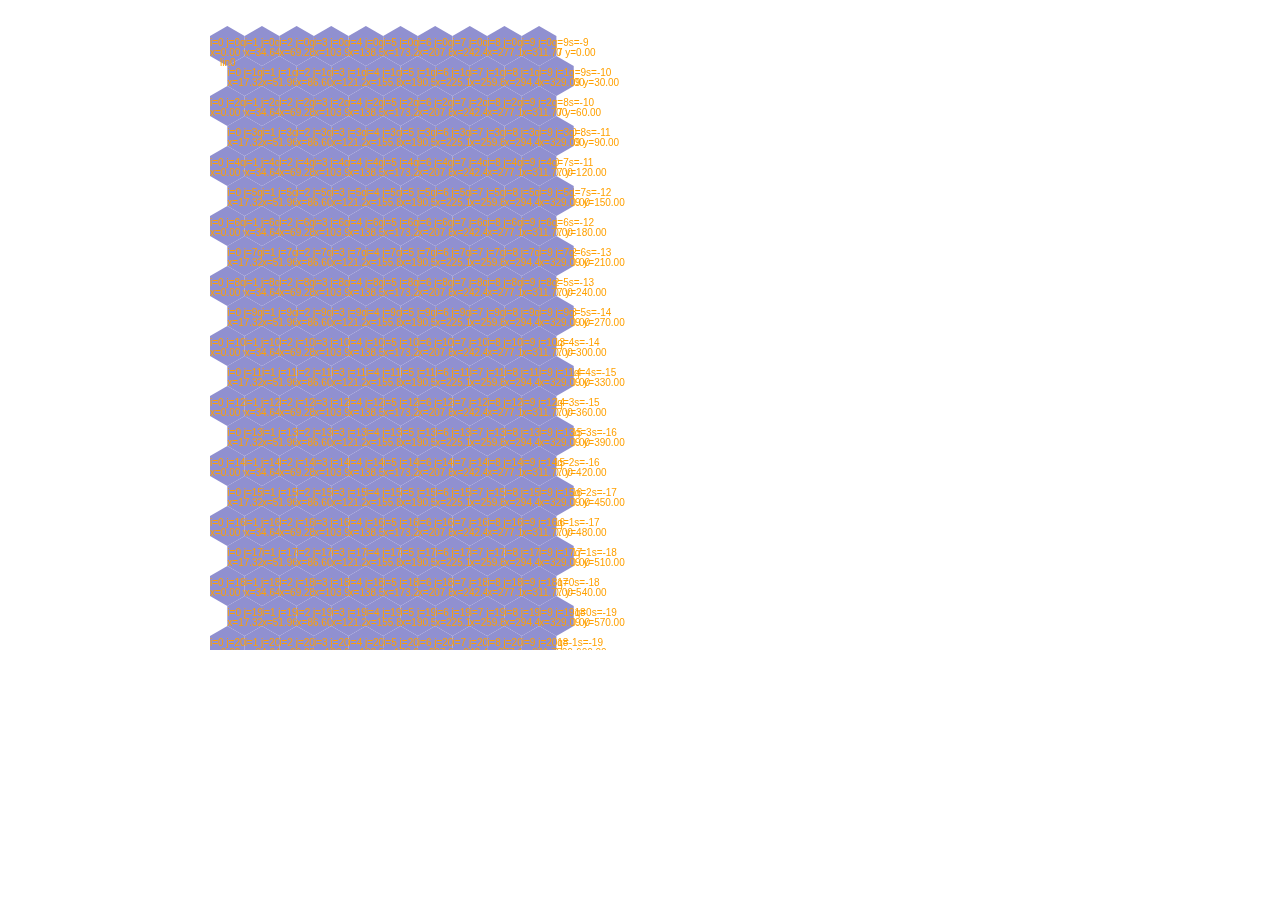
<file: anim.html>
<!DOCTYPE html>
<html>
    <head>
        <meta charset="utf-8" />
        <title>Canvas Hexagonal Map</title>
        <style type="text/css">
canvas { 
border:0;
display:block;
margin:0 auto;
}
</style>
    </head>
    <body>
        <canvas id="hexmap" width="860" height="624"></canvas>
        <script src="hexagons.js"></script>
    </body>
</html>
</file>
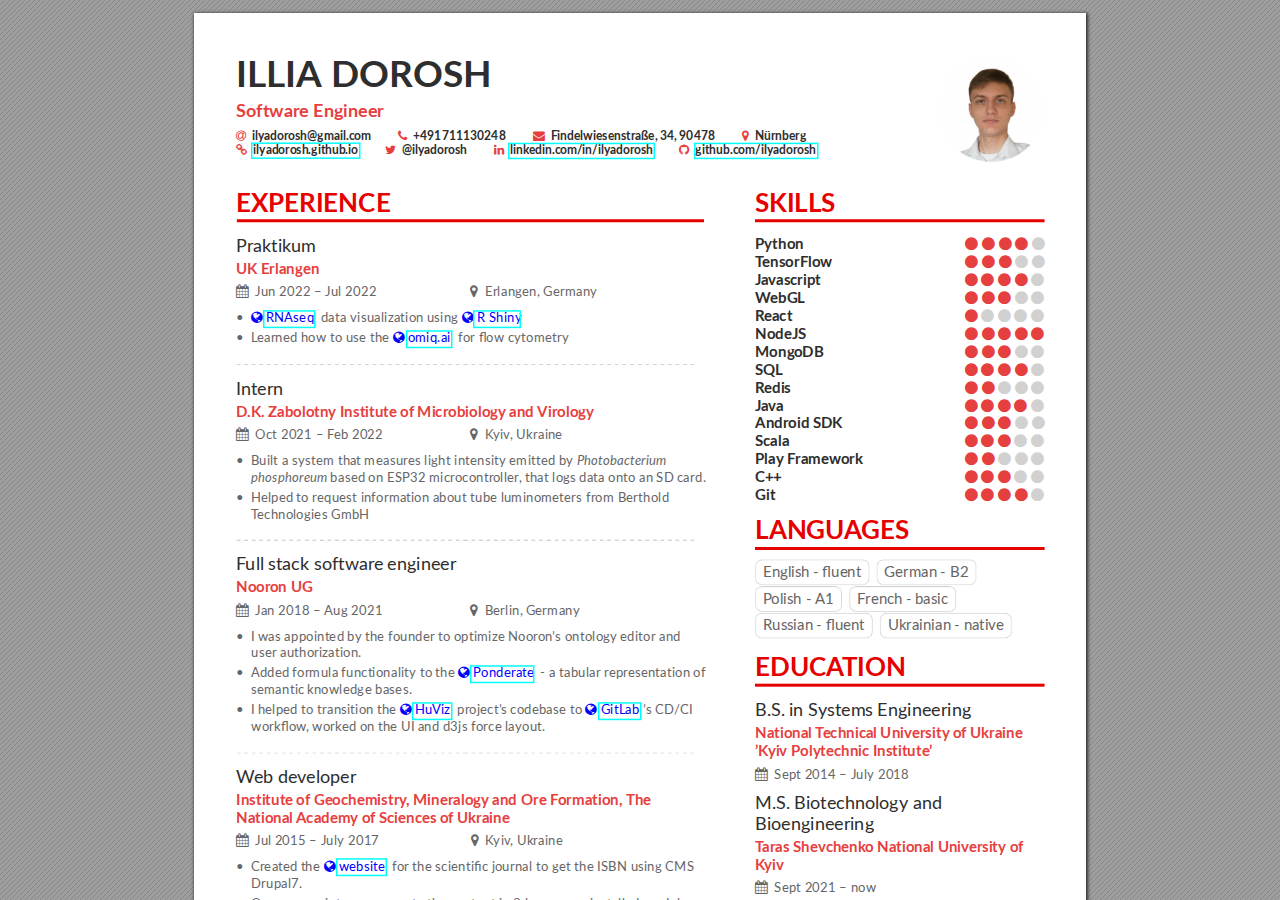
<file: CV_of_Illia_Dorosh__bio_cloudconvert_.html>
<!DOCTYPE html>
<!-- Created by pdf2htmlEX (https://github.com/pdf2htmlEX/pdf2htmlEX) -->
<html xmlns="http://www.w3.org/1999/xhtml">
<head>
<meta charset="utf-8"/>
<meta name="generator" content="pdf2htmlEX"/>
<meta http-equiv="X-UA-Compatible" content="IE=edge,chrome=1"/>
<style type="text/css">
/*! 
 * Base CSS for pdf2htmlEX
 * Copyright 2012,2013 Lu Wang <coolwanglu@gmail.com> 
 * https://github.com/pdf2htmlEX/pdf2htmlEX/blob/master/share/LICENSE
 */#sidebar{position:absolute;top:0;left:0;bottom:0;width:250px;padding:0;margin:0;overflow:auto}#page-container{position:absolute;top:0;left:0;margin:0;padding:0;border:0}@media screen{#sidebar.opened+#page-container{left:250px}#page-container{bottom:0;right:0;overflow:auto}.loading-indicator{display:none}.loading-indicator.active{display:block;position:absolute;width:64px;height:64px;top:50%;left:50%;margin-top:-32px;margin-left:-32px}.loading-indicator img{position:absolute;top:0;left:0;bottom:0;right:0}}@media print{@page{margin:0}html{margin:0}body{margin:0;-webkit-print-color-adjust:exact}#sidebar{display:none}#page-container{width:auto;height:auto;overflow:visible;background-color:transparent}.d{display:none}}.pf{position:relative;background-color:white;overflow:hidden;margin:0;border:0}.pc{position:absolute;border:0;padding:0;margin:0;top:0;left:0;width:100%;height:100%;overflow:hidden;display:block;transform-origin:0 0;-ms-transform-origin:0 0;-webkit-transform-origin:0 0}.pc.opened{display:block}.bf{position:absolute;border:0;margin:0;top:0;bottom:0;width:100%;height:100%;-ms-user-select:none;-moz-user-select:none;-webkit-user-select:none;user-select:none}.bi{position:absolute;border:0;margin:0;-ms-user-select:none;-moz-user-select:none;-webkit-user-select:none;user-select:none}@media print{.pf{margin:0;box-shadow:none;page-break-after:always;page-break-inside:avoid}@-moz-document url-prefix(){.pf{overflow:visible;border:1px solid #fff}.pc{overflow:visible}}}.c{position:absolute;border:0;padding:0;margin:0;overflow:hidden;display:block}.t{position:absolute;white-space:pre;font-size:1px;transform-origin:0 100%;-ms-transform-origin:0 100%;-webkit-transform-origin:0 100%;unicode-bidi:bidi-override;-moz-font-feature-settings:"liga" 0}.t:after{content:''}.t:before{content:'';display:inline-block}.t span{position:relative;unicode-bidi:bidi-override}._{display:inline-block;color:transparent;z-index:-1}::selection{background:rgba(127,255,255,0.4)}::-moz-selection{background:rgba(127,255,255,0.4)}.pi{display:none}.d{position:absolute;transform-origin:0 100%;-ms-transform-origin:0 100%;-webkit-transform-origin:0 100%}.it{border:0;background-color:rgba(255,255,255,0.0)}.ir:hover{cursor:pointer}</style>
<style type="text/css">
/*! 
 * Fancy styles for pdf2htmlEX
 * Copyright 2012,2013 Lu Wang <coolwanglu@gmail.com> 
 * https://github.com/pdf2htmlEX/pdf2htmlEX/blob/master/share/LICENSE
 */@keyframes fadein{from{opacity:0}to{opacity:1}}@-webkit-keyframes fadein{from{opacity:0}to{opacity:1}}@keyframes swing{0{transform:rotate(0)}10%{transform:rotate(0)}90%{transform:rotate(720deg)}100%{transform:rotate(720deg)}}@-webkit-keyframes swing{0{-webkit-transform:rotate(0)}10%{-webkit-transform:rotate(0)}90%{-webkit-transform:rotate(720deg)}100%{-webkit-transform:rotate(720deg)}}@media screen{#sidebar{background-color:#2f3236;background-image:url("[data-uri]")}#outline{font-family:Georgia,Times,"Times New Roman",serif;font-size:13px;margin:2em 1em}#outline ul{padding:0}#outline li{list-style-type:none;margin:1em 0}#outline li>ul{margin-left:1em}#outline a,#outline a:visited,#outline a:hover,#outline a:active{line-height:1.2;color:#e8e8e8;text-overflow:ellipsis;white-space:nowrap;text-decoration:none;display:block;overflow:hidden;outline:0}#outline a:hover{color:#0cf}#page-container{background-color:#9e9e9e;background-image:url("[data-uri]");-webkit-transition:left 500ms;transition:left 500ms}.pf{margin:13px auto;box-shadow:1px 1px 3px 1px #333;border-collapse:separate}.pc.opened{-webkit-animation:fadein 100ms;animation:fadein 100ms}.loading-indicator.active{-webkit-animation:swing 1.5s ease-in-out .01s infinite alternate none;animation:swing 1.5s ease-in-out .01s infinite alternate none}.checked{background:no-repeat url([data-uri])}}</style>
<style type="text/css">
.ff0{font-family:sans-serif;visibility:hidden;}
@font-face{font-family:ff1;src:url('[data-uri]')format("woff");}.ff1{font-family:ff1;line-height:0.952000;font-style:normal;font-weight:normal;visibility:visible;}
@font-face{font-family:ff2;src:url('[data-uri]')format("woff");}.ff2{font-family:ff2;line-height:1.000000;font-style:normal;font-weight:normal;visibility:visible;}
@font-face{font-family:ff3;src:url('[data-uri]')format("woff");}.ff3{font-family:ff3;line-height:1.000000;font-style:normal;font-weight:normal;visibility:visible;}
@font-face{font-family:ff4;src:url('[data-uri]')format("woff");}.ff4{font-family:ff4;line-height:1.000000;font-style:normal;font-weight:normal;visibility:visible;}
@font-face{font-family:ff5;src:url('[data-uri]')format("woff");}.ff5{font-family:ff5;line-height:0.958000;font-style:normal;font-weight:normal;visibility:visible;}
@font-face{font-family:ff6;src:url('[data-uri]')format("woff");}.ff6{font-family:ff6;line-height:0.958000;font-style:normal;font-weight:normal;visibility:visible;}
@font-face{font-family:ff7;src:url('[data-uri]')format("woff");}.ff7{font-family:ff7;line-height:0.908000;font-style:normal;font-weight:normal;visibility:visible;}
.m0{transform:matrix(0.375000,0.000000,0.000000,0.375000,0,0);-ms-transform:matrix(0.375000,0.000000,0.000000,0.375000,0,0);-webkit-transform:matrix(0.375000,0.000000,0.000000,0.375000,0,0);}
.m1{transform:matrix(1.500000,0.000000,0.000000,1.500000,0,0);-ms-transform:matrix(1.500000,0.000000,0.000000,1.500000,0,0);-webkit-transform:matrix(1.500000,0.000000,0.000000,1.500000,0,0);}
.v0{vertical-align:0.000000px;}
.ls0{letter-spacing:0.000000px;}
.sc_{text-shadow:none;}
.sc0{text-shadow:-0.015em 0 transparent,0 0.015em transparent,0.015em 0 transparent,0 -0.015em  transparent;}
@media screen and (-webkit-min-device-pixel-ratio:0){
.sc_{-webkit-text-stroke:0px transparent;}
.sc0{-webkit-text-stroke:0.015em transparent;text-shadow:none;}
}
.ws0{word-spacing:0.000000px;}
._9{margin-left:-4.782048px;}
._1c{margin-left:-2.948918px;}
._1{margin-left:-1.673728px;}
._5{width:6.934714px;}
._20{width:7.944870px;}
._13{width:9.085891px;}
._8{width:10.201702px;}
._2{width:11.620454px;}
._1a{width:12.863795px;}
._3{width:15.942497px;}
._1b{width:17.932723px;}
._1e{width:18.944282px;}
._0{width:24.093061px;}
._19{width:62.646797px;}
._6{width:70.678998px;}
._4{width:72.063456px;}
._1f{width:232.521907px;}
._21{width:234.069405px;}
._22{width:244.273168px;}
._1d{width:250.072141px;}
._16{width:272.895785px;}
._14{width:327.630298px;}
._a{width:355.645140px;}
._f{width:377.622636px;}
._b{width:383.361094px;}
._e{width:422.992305px;}
._c{width:425.722069px;}
._7{width:431.101862px;}
._d{width:459.973488px;}
._11{width:463.978453px;}
._15{width:468.043182px;}
._12{width:482.528814px;}
._10{width:484.700650px;}
._17{width:486.872496px;}
._18{width:505.582259px;}
.fc5{color:rgb(0,0,255);}
.fc4{color:rgb(102,102,102);}
.fc3{color:rgb(209,209,209);}
.fc0{color:rgb(46,46,46);}
.fc2{color:rgb(230,0,0);}
.fc1{color:rgb(230,63,63);}
.fs2{font-size:31.880400px;}
.fs5{font-size:35.865600px;}
.fs4{font-size:39.850400px;}
.fs1{font-size:47.820800px;}
.fs3{font-size:68.861600px;}
.fs0{font-size:99.148400px;}
.y0{bottom:-0.750000px;}
.y50{bottom:118.005000px;}
.y4f{bottom:134.443500px;}
.y4e{bottom:154.990500px;}
.y29{bottom:157.267500px;}
.y4d{bottom:175.539000px;}
.y28{bottom:179.683500px;}
.y4c{bottom:191.977500px;}
.y27{bottom:214.054500px;}
.y4b{bottom:217.381500px;}
.y26{bottom:236.470500px;}
.y4a{bottom:239.797500px;}
.y49{bottom:262.213500px;}
.y25{bottom:270.841500px;}
.y24{bottom:293.257500px;}
.y48{bottom:314.143500px;}
.y47{bottom:330.582000px;}
.y23{bottom:333.510000px;}
.y46{bottom:351.130500px;}
.y45{bottom:367.569000px;}
.y22{bottom:382.980000px;}
.y44{bottom:388.116000px;}
.y43{bottom:404.554500px;}
.y21{bottom:405.396000px;}
.y20{bottom:423.328500px;}
.y42{bottom:429.960000px;}
.y1f{bottom:445.744500px;}
.y41{bottom:452.376000px;}
.y1e{bottom:466.666500px;}
.y40{bottom:470.308500px;}
.y3f{bottom:492.724500px;}
.y1d{bottom:496.554000px;}
.y1c{bottom:518.970000px;}
.y1b{bottom:536.902500px;}
.y3e{bottom:544.654500px;}
.y1a{bottom:559.318500px;}
.y3d{bottom:561.093000px;}
.y3c{bottom:581.641500px;}
.y3b{bottom:598.078500px;}
.y19{bottom:599.569500px;}
.y3a{bottom:618.627000px;}
.y39{bottom:635.065500px;}
.y18{bottom:645.639000px;}
.y38{bottom:660.469500px;}
.y17{bottom:672.330000px;}
.y37{bottom:682.885500px;}
.y16{bottom:699.022500px;}
.y36{bottom:705.301500px;}
.y15{bottom:736.284000px;}
.y35{bottom:757.233000px;}
.y34{bottom:773.670000px;}
.y14{bottom:775.539000px;}
.y13{bottom:793.471500px;}
.y33{bottom:794.218500px;}
.y32{bottom:810.657000px;}
.y12{bottom:811.404000px;}
.y11{bottom:829.336500px;}
.y31{bottom:836.062500px;}
.y10{bottom:847.269000px;}
.y30{bottom:858.477000px;}
.yf{bottom:865.203000px;}
.y2f{bottom:880.893000px;}
.ye{bottom:883.135500px;}
.yd{bottom:901.068000px;}
.yc{bottom:919.000500px;}
.y2e{bottom:932.824500px;}
.yb{bottom:936.933000px;}
.y2d{bottom:953.371500px;}
.ya{bottom:954.865500px;}
.y9{bottom:972.799500px;}
.y2c{bottom:978.777000px;}
.y8{bottom:990.732000px;}
.y2b{bottom:1001.193000px;}
.y7{bottom:1008.664500px;}
.y2a{bottom:1023.609000px;}
.y6{bottom:1026.597000px;}
.y5{bottom:1063.860000px;}
.y4{bottom:1121.098500px;}
.y3{bottom:1135.294500px;}
.y2{bottom:1158.457500px;}
.y1{bottom:1188.345000px;}
.h4{height:27.321503px;}
.hb{height:27.813773px;}
.ha{height:30.736819px;}
.h9{height:30.744584px;}
.h7{height:30.903985px;}
.h6{height:34.151793px;}
.h3{height:36.893747px;}
.h8{height:37.085030px;}
.h5{height:53.126724px;}
.h2{height:76.492991px;}
.h0{height:1262.835000px;}
.h1{height:1263.750000px;}
.w0{width:892.914000px;}
.w1{width:894.000000px;}
.x0{left:0.000000px;}
.x1{left:42.519000px;}
.x4{left:57.045000px;}
.x2{left:561.259500px;}
.x3{left:569.127000px;}
@media print{
.v0{vertical-align:0.000000pt;}
.ls0{letter-spacing:0.000000pt;}
.ws0{word-spacing:0.000000pt;}
._9{margin-left:-4.250709pt;}
._1c{margin-left:-2.621261pt;}
._1{margin-left:-1.487758pt;}
._5{width:6.164190pt;}
._20{width:7.062107pt;}
._13{width:8.076348pt;}
._8{width:9.068180pt;}
._2{width:10.329293pt;}
._1a{width:11.434485pt;}
._3{width:14.171109pt;}
._1b{width:15.940198pt;}
._1e{width:16.839361pt;}
._0{width:21.416054pt;}
._19{width:55.686042pt;}
._6{width:62.825776pt;}
._4{width:64.056405pt;}
._1f{width:206.686140pt;}
._21{width:208.061693pt;}
._22{width:217.131705pt;}
._1d{width:222.286347pt;}
._16{width:242.574031pt;}
._14{width:291.226932pt;}
._a{width:316.129014pt;}
._f{width:335.664565pt;}
._b{width:340.765417pt;}
._e{width:375.993160pt;}
._c{width:378.419617pt;}
._7{width:383.201655pt;}
._d{width:408.865322pt;}
._11{width:412.425291pt;}
._15{width:416.038384pt;}
._12{width:428.914501pt;}
._10{width:430.845022pt;}
._17{width:432.775552pt;}
._18{width:449.406453pt;}
.fs2{font-size:28.338133pt;}
.fs5{font-size:31.880533pt;}
.fs4{font-size:35.422578pt;}
.fs1{font-size:42.507378pt;}
.fs3{font-size:61.210311pt;}
.fs0{font-size:88.131911pt;}
.y0{bottom:-0.666667pt;}
.y50{bottom:104.893333pt;}
.y4f{bottom:119.505333pt;}
.y4e{bottom:137.769333pt;}
.y29{bottom:139.793333pt;}
.y4d{bottom:156.034667pt;}
.y28{bottom:159.718667pt;}
.y4c{bottom:170.646667pt;}
.y27{bottom:190.270667pt;}
.y4b{bottom:193.228000pt;}
.y26{bottom:210.196000pt;}
.y4a{bottom:213.153333pt;}
.y49{bottom:233.078667pt;}
.y25{bottom:240.748000pt;}
.y24{bottom:260.673333pt;}
.y48{bottom:279.238667pt;}
.y47{bottom:293.850667pt;}
.y23{bottom:296.453333pt;}
.y46{bottom:312.116000pt;}
.y45{bottom:326.728000pt;}
.y22{bottom:340.426667pt;}
.y44{bottom:344.992000pt;}
.y43{bottom:359.604000pt;}
.y21{bottom:360.352000pt;}
.y20{bottom:376.292000pt;}
.y42{bottom:382.186667pt;}
.y1f{bottom:396.217333pt;}
.y41{bottom:402.112000pt;}
.y1e{bottom:414.814667pt;}
.y40{bottom:418.052000pt;}
.y3f{bottom:437.977333pt;}
.y1d{bottom:441.381333pt;}
.y1c{bottom:461.306667pt;}
.y1b{bottom:477.246667pt;}
.y3e{bottom:484.137333pt;}
.y1a{bottom:497.172000pt;}
.y3d{bottom:498.749333pt;}
.y3c{bottom:517.014667pt;}
.y3b{bottom:531.625333pt;}
.y19{bottom:532.950667pt;}
.y3a{bottom:549.890667pt;}
.y39{bottom:564.502667pt;}
.y18{bottom:573.901333pt;}
.y38{bottom:587.084000pt;}
.y17{bottom:597.626667pt;}
.y37{bottom:607.009333pt;}
.y16{bottom:621.353333pt;}
.y36{bottom:626.934667pt;}
.y15{bottom:654.474667pt;}
.y35{bottom:673.096000pt;}
.y34{bottom:687.706667pt;}
.y14{bottom:689.368000pt;}
.y13{bottom:705.308000pt;}
.y33{bottom:705.972000pt;}
.y32{bottom:720.584000pt;}
.y12{bottom:721.248000pt;}
.y11{bottom:737.188000pt;}
.y31{bottom:743.166667pt;}
.y10{bottom:753.128000pt;}
.y30{bottom:763.090667pt;}
.yf{bottom:769.069333pt;}
.y2f{bottom:783.016000pt;}
.ye{bottom:785.009333pt;}
.yd{bottom:800.949333pt;}
.yc{bottom:816.889333pt;}
.y2e{bottom:829.177333pt;}
.yb{bottom:832.829333pt;}
.y2d{bottom:847.441333pt;}
.ya{bottom:848.769333pt;}
.y9{bottom:864.710667pt;}
.y2c{bottom:870.024000pt;}
.y8{bottom:880.650667pt;}
.y2b{bottom:889.949333pt;}
.y7{bottom:896.590667pt;}
.y2a{bottom:909.874667pt;}
.y6{bottom:912.530667pt;}
.y5{bottom:945.653333pt;}
.y4{bottom:996.532000pt;}
.y3{bottom:1009.150667pt;}
.y2{bottom:1029.740000pt;}
.y1{bottom:1056.306667pt;}
.h4{height:24.285780pt;}
.hb{height:24.723354pt;}
.ha{height:27.321617pt;}
.h9{height:27.328519pt;}
.h7{height:27.470209pt;}
.h6{height:30.357149pt;}
.h3{height:32.794442pt;}
.h8{height:32.964471pt;}
.h5{height:47.223755pt;}
.h2{height:67.993769pt;}
.h0{height:1122.520000pt;}
.h1{height:1123.333333pt;}
.w0{width:793.701333pt;}
.w1{width:794.666667pt;}
.x0{left:0.000000pt;}
.x1{left:37.794667pt;}
.x4{left:50.706667pt;}
.x2{left:498.897333pt;}
.x3{left:505.890667pt;}
}
</style>
<script>
/*
 Copyright 2012 Mozilla Foundation 
 Copyright 2013 Lu Wang <coolwanglu@gmail.com>
 Apachine License Version 2.0 
*/
(function(){function b(a,b,e,f){var c=(a.className||"").split(/\s+/g);""===c[0]&&c.shift();var d=c.indexOf(b);0>d&&e&&c.push(b);0<=d&&f&&c.splice(d,1);a.className=c.join(" ");return 0<=d}if(!("classList"in document.createElement("div"))){var e={add:function(a){b(this.element,a,!0,!1)},contains:function(a){return b(this.element,a,!1,!1)},remove:function(a){b(this.element,a,!1,!0)},toggle:function(a){b(this.element,a,!0,!0)}};Object.defineProperty(HTMLElement.prototype,"classList",{get:function(){if(this._classList)return this._classList;
var a=Object.create(e,{element:{value:this,writable:!1,enumerable:!0}});Object.defineProperty(this,"_classList",{value:a,writable:!1,enumerable:!1});return a},enumerable:!0})}})();
</script>
<script>
(function(){/*
 pdf2htmlEX.js: Core UI functions for pdf2htmlEX 
 Copyright 2012,2013 Lu Wang <coolwanglu@gmail.com> and other contributors 
 https://github.com/pdf2htmlEX/pdf2htmlEX/blob/master/share/LICENSE 
*/
var pdf2htmlEX=window.pdf2htmlEX=window.pdf2htmlEX||{},CSS_CLASS_NAMES={page_frame:"pf",page_content_box:"pc",page_data:"pi",background_image:"bi",link:"l",input_radio:"ir",__dummy__:"no comma"},DEFAULT_CONFIG={container_id:"page-container",sidebar_id:"sidebar",outline_id:"outline",loading_indicator_cls:"loading-indicator",preload_pages:3,render_timeout:100,scale_step:0.9,key_handler:!0,hashchange_handler:!0,view_history_handler:!0,__dummy__:"no comma"},EPS=1E-6;
function invert(a){var b=a[0]*a[3]-a[1]*a[2];return[a[3]/b,-a[1]/b,-a[2]/b,a[0]/b,(a[2]*a[5]-a[3]*a[4])/b,(a[1]*a[4]-a[0]*a[5])/b]}function transform(a,b){return[a[0]*b[0]+a[2]*b[1]+a[4],a[1]*b[0]+a[3]*b[1]+a[5]]}function get_page_number(a){return parseInt(a.getAttribute("data-page-no"),16)}function disable_dragstart(a){for(var b=0,c=a.length;b<c;++b)a[b].addEventListener("dragstart",function(){return!1},!1)}
function clone_and_extend_objs(a){for(var b={},c=0,e=arguments.length;c<e;++c){var h=arguments[c],d;for(d in h)h.hasOwnProperty(d)&&(b[d]=h[d])}return b}
function Page(a){if(a){this.shown=this.loaded=!1;this.page=a;this.num=get_page_number(a);this.original_height=a.clientHeight;this.original_width=a.clientWidth;var b=a.getElementsByClassName(CSS_CLASS_NAMES.page_content_box)[0];b&&(this.content_box=b,this.original_scale=this.cur_scale=this.original_height/b.clientHeight,this.page_data=JSON.parse(a.getElementsByClassName(CSS_CLASS_NAMES.page_data)[0].getAttribute("data-data")),this.ctm=this.page_data.ctm,this.ictm=invert(this.ctm),this.loaded=!0)}}
Page.prototype={hide:function(){this.loaded&&this.shown&&(this.content_box.classList.remove("opened"),this.shown=!1)},show:function(){this.loaded&&!this.shown&&(this.content_box.classList.add("opened"),this.shown=!0)},rescale:function(a){this.cur_scale=0===a?this.original_scale:a;this.loaded&&(a=this.content_box.style,a.msTransform=a.webkitTransform=a.transform="scale("+this.cur_scale.toFixed(3)+")");a=this.page.style;a.height=this.original_height*this.cur_scale+"px";a.width=this.original_width*this.cur_scale+
"px"},view_position:function(){var a=this.page,b=a.parentNode;return[b.scrollLeft-a.offsetLeft-a.clientLeft,b.scrollTop-a.offsetTop-a.clientTop]},height:function(){return this.page.clientHeight},width:function(){return this.page.clientWidth}};function Viewer(a){this.config=clone_and_extend_objs(DEFAULT_CONFIG,0<arguments.length?a:{});this.pages_loading=[];this.init_before_loading_content();var b=this;document.addEventListener("DOMContentLoaded",function(){b.init_after_loading_content()},!1)}
Viewer.prototype={scale:1,cur_page_idx:0,first_page_idx:0,init_before_loading_content:function(){this.pre_hide_pages()},initialize_radio_button:function(){for(var a=document.getElementsByClassName(CSS_CLASS_NAMES.input_radio),b=0;b<a.length;b++)a[b].addEventListener("click",function(){this.classList.toggle("checked")})},init_after_loading_content:function(){this.sidebar=document.getElementById(this.config.sidebar_id);this.outline=document.getElementById(this.config.outline_id);this.container=document.getElementById(this.config.container_id);
this.loading_indicator=document.getElementsByClassName(this.config.loading_indicator_cls)[0];for(var a=!0,b=this.outline.childNodes,c=0,e=b.length;c<e;++c)if("ul"===b[c].nodeName.toLowerCase()){a=!1;break}a||this.sidebar.classList.add("opened");this.find_pages();if(0!=this.pages.length){disable_dragstart(document.getElementsByClassName(CSS_CLASS_NAMES.background_image));this.config.key_handler&&this.register_key_handler();var h=this;this.config.hashchange_handler&&window.addEventListener("hashchange",
function(a){h.navigate_to_dest(document.location.hash.substring(1))},!1);this.config.view_history_handler&&window.addEventListener("popstate",function(a){a.state&&h.navigate_to_dest(a.state)},!1);this.container.addEventListener("scroll",function(){h.update_page_idx();h.schedule_render(!0)},!1);[this.container,this.outline].forEach(function(a){a.addEventListener("click",h.link_handler.bind(h),!1)});this.initialize_radio_button();this.render()}},find_pages:function(){for(var a=[],b={},c=this.container.childNodes,
e=0,h=c.length;e<h;++e){var d=c[e];d.nodeType===Node.ELEMENT_NODE&&d.classList.contains(CSS_CLASS_NAMES.page_frame)&&(d=new Page(d),a.push(d),b[d.num]=a.length-1)}this.pages=a;this.page_map=b},load_page:function(a,b,c){var e=this.pages;if(!(a>=e.length||(e=e[a],e.loaded||this.pages_loading[a]))){var e=e.page,h=e.getAttribute("data-page-url");if(h){this.pages_loading[a]=!0;var d=e.getElementsByClassName(this.config.loading_indicator_cls)[0];"undefined"===typeof d&&(d=this.loading_indicator.cloneNode(!0),
d.classList.add("active"),e.appendChild(d));var f=this,g=new XMLHttpRequest;g.open("GET",h,!0);g.onload=function(){if(200===g.status||0===g.status){var b=document.createElement("div");b.innerHTML=g.responseText;for(var d=null,b=b.childNodes,e=0,h=b.length;e<h;++e){var p=b[e];if(p.nodeType===Node.ELEMENT_NODE&&p.classList.contains(CSS_CLASS_NAMES.page_frame)){d=p;break}}b=f.pages[a];f.container.replaceChild(d,b.page);b=new Page(d);f.pages[a]=b;b.hide();b.rescale(f.scale);disable_dragstart(d.getElementsByClassName(CSS_CLASS_NAMES.background_image));
f.schedule_render(!1);c&&c(b)}delete f.pages_loading[a]};g.send(null)}void 0===b&&(b=this.config.preload_pages);0<--b&&(f=this,setTimeout(function(){f.load_page(a+1,b)},0))}},pre_hide_pages:function(){var a="@media screen{."+CSS_CLASS_NAMES.page_content_box+"{display:none;}}",b=document.createElement("style");b.styleSheet?b.styleSheet.cssText=a:b.appendChild(document.createTextNode(a));document.head.appendChild(b)},render:function(){for(var a=this.container,b=a.scrollTop,c=a.clientHeight,a=b-c,b=
b+c+c,c=this.pages,e=0,h=c.length;e<h;++e){var d=c[e],f=d.page,g=f.offsetTop+f.clientTop,f=g+f.clientHeight;g<=b&&f>=a?d.loaded?d.show():this.load_page(e):d.hide()}},update_page_idx:function(){var a=this.pages,b=a.length;if(!(2>b)){for(var c=this.container,e=c.scrollTop,c=e+c.clientHeight,h=-1,d=b,f=d-h;1<f;){var g=h+Math.floor(f/2),f=a[g].page;f.offsetTop+f.clientTop+f.clientHeight>=e?d=g:h=g;f=d-h}this.first_page_idx=d;for(var g=h=this.cur_page_idx,k=0;d<b;++d){var f=a[d].page,l=f.offsetTop+f.clientTop,
f=f.clientHeight;if(l>c)break;f=(Math.min(c,l+f)-Math.max(e,l))/f;if(d===h&&Math.abs(f-1)<=EPS){g=h;break}f>k&&(k=f,g=d)}this.cur_page_idx=g}},schedule_render:function(a){if(void 0!==this.render_timer){if(!a)return;clearTimeout(this.render_timer)}var b=this;this.render_timer=setTimeout(function(){delete b.render_timer;b.render()},this.config.render_timeout)},register_key_handler:function(){var a=this;window.addEventListener("DOMMouseScroll",function(b){if(b.ctrlKey){b.preventDefault();var c=a.container,
e=c.getBoundingClientRect(),c=[b.clientX-e.left-c.clientLeft,b.clientY-e.top-c.clientTop];a.rescale(Math.pow(a.config.scale_step,b.detail),!0,c)}},!1);window.addEventListener("keydown",function(b){var c=!1,e=b.ctrlKey||b.metaKey,h=b.altKey;switch(b.keyCode){case 61:case 107:case 187:e&&(a.rescale(1/a.config.scale_step,!0),c=!0);break;case 173:case 109:case 189:e&&(a.rescale(a.config.scale_step,!0),c=!0);break;case 48:e&&(a.rescale(0,!1),c=!0);break;case 33:h?a.scroll_to(a.cur_page_idx-1):a.container.scrollTop-=
a.container.clientHeight;c=!0;break;case 34:h?a.scroll_to(a.cur_page_idx+1):a.container.scrollTop+=a.container.clientHeight;c=!0;break;case 35:a.container.scrollTop=a.container.scrollHeight;c=!0;break;case 36:a.container.scrollTop=0,c=!0}c&&b.preventDefault()},!1)},rescale:function(a,b,c){var e=this.scale;this.scale=a=0===a?1:b?e*a:a;c||(c=[0,0]);b=this.container;c[0]+=b.scrollLeft;c[1]+=b.scrollTop;for(var h=this.pages,d=h.length,f=this.first_page_idx;f<d;++f){var g=h[f].page;if(g.offsetTop+g.clientTop>=
c[1])break}g=f-1;0>g&&(g=0);var g=h[g].page,k=g.clientWidth,f=g.clientHeight,l=g.offsetLeft+g.clientLeft,m=c[0]-l;0>m?m=0:m>k&&(m=k);k=g.offsetTop+g.clientTop;c=c[1]-k;0>c?c=0:c>f&&(c=f);for(f=0;f<d;++f)h[f].rescale(a);b.scrollLeft+=m/e*a+g.offsetLeft+g.clientLeft-m-l;b.scrollTop+=c/e*a+g.offsetTop+g.clientTop-c-k;this.schedule_render(!0)},fit_width:function(){var a=this.cur_page_idx;this.rescale(this.container.clientWidth/this.pages[a].width(),!0);this.scroll_to(a)},fit_height:function(){var a=this.cur_page_idx;
this.rescale(this.container.clientHeight/this.pages[a].height(),!0);this.scroll_to(a)},get_containing_page:function(a){for(;a;){if(a.nodeType===Node.ELEMENT_NODE&&a.classList.contains(CSS_CLASS_NAMES.page_frame)){a=get_page_number(a);var b=this.page_map;return a in b?this.pages[b[a]]:null}a=a.parentNode}return null},link_handler:function(a){var b=a.target,c=b.getAttribute("data-dest-detail");if(c){if(this.config.view_history_handler)try{var e=this.get_current_view_hash();window.history.replaceState(e,
"","#"+e);window.history.pushState(c,"","#"+c)}catch(h){}this.navigate_to_dest(c,this.get_containing_page(b));a.preventDefault()}},navigate_to_dest:function(a,b){try{var c=JSON.parse(a)}catch(e){return}if(c instanceof Array){var h=c[0],d=this.page_map;if(h in d){for(var f=d[h],h=this.pages[f],d=2,g=c.length;d<g;++d){var k=c[d];if(null!==k&&"number"!==typeof k)return}for(;6>c.length;)c.push(null);var g=b||this.pages[this.cur_page_idx],d=g.view_position(),d=transform(g.ictm,[d[0],g.height()-d[1]]),
g=this.scale,l=[0,0],m=!0,k=!1,n=this.scale;switch(c[1]){case "XYZ":l=[null===c[2]?d[0]:c[2]*n,null===c[3]?d[1]:c[3]*n];g=c[4];if(null===g||0===g)g=this.scale;k=!0;break;case "Fit":case "FitB":l=[0,0];k=!0;break;case "FitH":case "FitBH":l=[0,null===c[2]?d[1]:c[2]*n];k=!0;break;case "FitV":case "FitBV":l=[null===c[2]?d[0]:c[2]*n,0];k=!0;break;case "FitR":l=[c[2]*n,c[5]*n],m=!1,k=!0}if(k){this.rescale(g,!1);var p=this,c=function(a){l=transform(a.ctm,l);m&&(l[1]=a.height()-l[1]);p.scroll_to(f,l)};h.loaded?
c(h):(this.load_page(f,void 0,c),this.scroll_to(f))}}}},scroll_to:function(a,b){var c=this.pages;if(!(0>a||a>=c.length)){c=c[a].view_position();void 0===b&&(b=[0,0]);var e=this.container;e.scrollLeft+=b[0]-c[0];e.scrollTop+=b[1]-c[1]}},get_current_view_hash:function(){var a=[],b=this.pages[this.cur_page_idx];a.push(b.num);a.push("XYZ");var c=b.view_position(),c=transform(b.ictm,[c[0],b.height()-c[1]]);a.push(c[0]/this.scale);a.push(c[1]/this.scale);a.push(this.scale);return JSON.stringify(a)}};
pdf2htmlEX.Viewer=Viewer;})();
</script>
<script>
try{
pdf2htmlEX.defaultViewer = new pdf2htmlEX.Viewer({});
}catch(e){}
</script>
<title></title>
</head>
<body>
<div id="sidebar">
<div id="outline">
</div>
</div>
<div id="page-container">
<div id="pf1" class="pf w0 h0" data-page-no="1"><div class="pc pc1 w0 h0"><img class="bi x0 y0 w1 h1" alt="" src="[data-uri]"/><div class="t m0 x1 h2 y1 ff1 fs0 fc0 sc0 ls0 ws0">ILLIA<span class="_ _0"> </span>DOROSH</div><div class="t m0 x1 h3 y2 ff1 fs1 fc1 sc0 ls0 ws0">Softwar<span class="_ _1"></span>e<span class="_ _2"> </span>Engineer</div><div class="t m0 x1 h4 y3 ff2 fs2 fc1 sc0 ls0 ws0"><span class="_ _3"> </span><span class="ff1 fc0">ilyadorosh@gmail.c<span class="_ _1"></span>om<span class="_ _4"> </span><span class="ff3 fc1">Ó<span class="_ _3"> </span></span>+491711130248<span class="_ _4"> </span><span class="ff3 fc1"><span class="_ _3"> </span></span>Findelwiesenstraße,<span class="_ _5"> </span>34,<span class="_ _5"> </span>90478<span class="_ _4"> </span><span class="ff3 fc1"><span class="_ _3"> </span></span>Nürnberg</span></div><div class="t m0 x1 h4 y4 ff3 fs2 fc1 sc0 ls0 ws0">®<span class="_ _3"> </span><span class="ff1 fc0">ilyadorosh.github.io<span class="_ _6"> </span></span><span class="ff4">7<span class="_ _3"> </span><span class="ff1 fc0">@ilyadorosh<span class="_ _6"> </span></span></span>¯<span class="_ _3"> </span><span class="ff1 fc0">linkedin.c<span class="_ _1"></span>om/in/ilyadorosh<span class="_ _6"> </span><span class="ff3 fc1"><span class="_ _3"> </span></span>github.com/ilyadorosh</span></div><div class="t m0 x2 h5 y5 ff1 fs3 fc2 sc0 ls0 ws0">SKILLS</div><div class="t m0 x2 h6 y6 ff1 fs4 fc0 sc0 ls0 ws0">Python<span class="_ _7"> </span><span class="ff3 fc1">○<span class="_ _8"> </span>○<span class="_ _8"> </span>○<span class="_ _8"> </span>○<span class="_ _8"> </span><span class="fc3">○</span></span></div><div class="t m0 x2 h6 y7 ff1 fs4 fc0 sc0 ls0 ws0">T<span class="_ _9"></span>ensorFlo<span class="_ _1"></span>w<span class="_ _a"> </span><span class="ff3 fc1">○<span class="_ _8"> </span>○<span class="_ _8"> </span>○<span class="_ _8"> </span><span class="fc3">○<span class="_ _8"> </span>○</span></span></div><div class="t m0 x2 h6 y8 ff1 fs4 fc0 sc0 ls0 ws0">Ja<span class="_ _1"></span>vascript<span class="_ _b"> </span><span class="ff3 fc1">○<span class="_ _8"> </span>○<span class="_ _8"> </span>○<span class="_ _8"> </span>○<span class="_ _8"> </span><span class="fc3">○</span></span></div><div class="t m0 x2 h6 y9 ff1 fs4 fc0 sc0 ls0 ws0">W<span class="_ _1"></span>ebGL<span class="_ _c"> </span><span class="ff3 fc1">○<span class="_ _8"> </span>○<span class="_ _8"> </span>○<span class="_ _8"> </span><span class="fc3">○<span class="_ _8"> </span>○</span></span></div><div class="t m0 x2 h6 ya ff1 fs4 fc0 sc0 ls0 ws0">R<span class="_ _1"></span>eact<span class="_ _d"> </span><span class="ff3 fc1">○<span class="_ _8"> </span><span class="fc3">○<span class="_ _8"> </span>○<span class="_ _8"> </span>○<span class="_ _8"> </span>○</span></span></div><div class="t m0 x2 h6 yb ff1 fs4 fc0 sc0 ls0 ws0">NodeJS<span class="_ _e"> </span><span class="ff3 fc1">○<span class="_ _8"> </span>○<span class="_ _8"> </span>○<span class="_ _8"> </span>○<span class="_ _8"> </span>○</span></div><div class="t m0 x2 h6 yc ff1 fs4 fc0 sc0 ls0 ws0">Mongo<span class="_ _1"></span>DB<span class="_ _f"> </span><span class="ff3 fc1">○<span class="_ _8"> </span>○<span class="_ _8"> </span>○<span class="_ _8"> </span><span class="fc3">○<span class="_ _8"> </span>○</span></span></div><div class="t m0 x2 h6 yd ff1 fs4 fc0 sc0 ls0 ws0">SQL<span class="_ _10"> </span><span class="ff3 fc1">○<span class="_ _8"> </span>○<span class="_ _8"> </span>○<span class="_ _8"> </span>○<span class="_ _8"> </span><span class="fc3">○</span></span></div><div class="t m0 x2 h6 ye ff1 fs4 fc0 sc0 ls0 ws0">R<span class="_ _1"></span>edis<span class="_ _11"> </span><span class="ff3 fc1">○<span class="_ _8"> </span>○<span class="_ _8"> </span><span class="fc3">○<span class="_ _8"> </span>○<span class="_ _8"> </span>○</span></span></div><div class="t m0 x2 h6 yf ff1 fs4 fc0 sc0 ls0 ws0">Ja<span class="_ _1"></span>va<span class="_ _12"> </span><span class="ff3 fc1">○<span class="_ _8"> </span>○<span class="_ _8"> </span>○<span class="_ _8"> </span>○<span class="_ _8"> </span><span class="fc3">○</span></span></div><div class="t m0 x2 h6 y10 ff1 fs4 fc0 sc0 ls0 ws0">Android<span class="_ _13"> </span>SDK<span class="_ _14"> </span><span class="ff3 fc1">○<span class="_ _8"> </span>○<span class="_ _8"> </span>○<span class="_ _8"> </span><span class="fc3">○<span class="_ _8"> </span>○</span></span></div><div class="t m0 x2 h6 y11 ff1 fs4 fc0 sc0 ls0 ws0">Scala<span class="_ _15"> </span><span class="ff3 fc1">○<span class="_ _8"> </span>○<span class="_ _8"> </span>○<span class="_ _8"> </span><span class="fc3">○<span class="_ _8"> </span>○</span></span></div><div class="t m0 x2 h6 y12 ff1 fs4 fc0 sc0 ls0 ws0">Play<span class="_ _13"> </span>F<span class="_ _1"></span>ramework<span class="_ _16"> </span><span class="ff3 fc1">○<span class="_ _8"> </span>○<span class="_ _8"> </span><span class="fc3">○<span class="_ _8"> </span>○<span class="_ _8"> </span>○</span></span></div><div class="t m0 x2 h6 y13 ff1 fs4 fc0 sc0 ls0 ws0">C++<span class="_ _17"> </span><span class="ff3 fc1">○<span class="_ _8"> </span>○<span class="_ _8"> </span>○<span class="_ _8"> </span><span class="fc3">○<span class="_ _8"> </span>○</span></span></div><div class="t m0 x2 h6 y14 ff1 fs4 fc0 sc0 ls0 ws0">Git<span class="_ _18"> </span><span class="ff3 fc1">○<span class="_ _8"> </span>○<span class="_ _8"> </span>○<span class="_ _8"> </span>○<span class="_ _8"> </span><span class="fc3">○</span></span></div><div class="t m0 x2 h5 y15 ff1 fs3 fc2 sc0 ls0 ws0">LANGU<span class="_ _1"></span>A<span class="_ _1"></span>GES</div><div class="t m0 x3 h7 y16 ff5 fs4 fc4 sc0 ls0 ws0">English<span class="_ _13"> </span>-<span class="_ _8"> </span>ﬂuent<span class="_ _19"> </span>German<span class="_ _13"> </span>-<span class="_ _8"> </span>B2</div><div class="t m0 x3 h7 y17 ff5 fs4 fc4 sc0 ls0 ws0">P<span class="_ _1"></span>olish<span class="_ _8"> </span>-<span class="_ _8"> </span>A1<span class="_ _19"> </span>F<span class="_ _1"></span>rench<span class="_ _13"> </span>-<span class="_ _8"> </span>basic</div><div class="t m0 x3 h7 y18 ff5 fs4 fc4 sc0 ls0 ws0">Russian<span class="_ _13"> </span>-<span class="_ _8"> </span>ﬂuent<span class="_ _19"> </span>Ukrainian<span class="_ _13"> </span>-<span class="_ _8"> </span>native</div><div class="t m0 x2 h5 y19 ff1 fs3 fc2 sc0 ls0 ws0">EDUCA<span class="_ _9"></span>TION</div><div class="t m0 x2 h8 y1a ff5 fs1 fc0 sc0 ls0 ws0">B.S.<span class="_ _2"> </span>in<span class="_ _1a"> </span>S<span class="_ _1"></span>ystems<span class="_ _2"> </span>Engineering</div><div class="t m0 x2 h9 y1b ff1 fs4 fc1 sc0 ls0 ws0">National<span class="_ _13"> </span>T<span class="_ _9"></span>echnical<span class="_ _13"> </span>University<span class="_ _13"> </span>of<span class="_ _13"> </span>Ukraine</div><div class="t m0 x2 h9 y1c ff1 fs4 fc1 sc0 ls0 ws0">’K<span class="_ _1"></span>yiv<span class="_ _13"> </span>Polytechnic<span class="_ _13"> </span>Institute<span class="_ _1"></span>’</div><div class="t m0 x2 ha y1d ff3 fs5 fc4 sc0 ls0 ws0"><span class="_ _1b"> </span><span class="ff5">Sept<span class="_ _13"> </span>2014<span class="_ _13"> </span>–<span class="_ _13"> </span>July<span class="_ _13"> </span>2018</span></div><div class="t m0 x2 h8 y1e ff5 fs1 fc0 sc0 ls0 ws0">M.S.<span class="_ _2"> </span>Biotechnology<span class="_ _2"> </span>and</div><div class="t m0 x2 h8 y1f ff5 fs1 fc0 sc0 ls0 ws0">Bioengineering</div><div class="t m0 x2 h9 y20 ff1 fs4 fc1 sc0 ls0 ws0">T<span class="_ _9"></span>aras<span class="_ _13"> </span>Shevchenk<span class="_ _1"></span>o<span class="_ _13"> </span>National<span class="_ _13"> </span>Univer<span class="_ _1"></span>sity<span class="_ _8"> </span>of</div><div class="t m0 x2 h9 y21 ff1 fs4 fc1 sc0 ls0 ws0">K<span class="_ _1"></span>yiv</div><div class="t m0 x2 ha y22 ff3 fs5 fc4 sc0 ls0 ws0"><span class="_ _1b"> </span><span class="ff5">Sept<span class="_ _13"> </span>2021<span class="_ _13"> </span>–<span class="_ _13"> </span>now</span></div><div class="t m0 x2 h5 y23 ff1 fs3 fc2 sc0 ls0 ws0">CER<span class="_ _1"></span>TIFICA<span class="_ _9"></span>TIONS</div><div class="t m0 x2 h8 y24 ff5 fs1 fc0 sc0 ls0 ws0">Code<span class="_ _2"> </span>School</div><div class="t m0 x2 h9 y25 ff1 fs4 fc1 sc0 ls0 ws0">Git,<span class="_ _13"> </span>Reg<span class="_ _1"></span>Exps,<span class="_ _8"> </span>Angular<span class="_ _1c"></span>JS,<span class="_ _13"> </span>JQuery</div><div class="t m0 x2 h8 y26 ff5 fs1 fc0 sc0 ls0 ws0">S<span class="_ _1"></span>tanfor<span class="_ _1"></span>d<span class="_ _2"> </span>CS183</div><div class="t m0 x2 h9 y27 ff1 fs4 fc1 sc0 ls0 ws0">MOOC<span class="_ _13"> </span>Startup<span class="_ _13"> </span>engineering</div><div class="t m0 x2 h8 y28 ff5 fs1 fc0 sc0 ls0 ws0">IBM<span class="_ _2"> </span>congnitive<span class="_ _2"> </span>class</div><div class="t m0 x2 h9 y29 ff1 fs4 fc1 sc0 ls0 ws0">Machine<span class="_ _13"> </span>learning.<span class="_ _2"> </span>Big<span class="_ _13"> </span>data</div><div class="t m0 x1 h5 y5 ff1 fs3 fc2 sc0 ls0 ws0">EXPERIENCE</div><div class="t m0 x1 h8 y2a ff5 fs1 fc0 sc0 ls0 ws0">Praktikum</div><div class="t m0 x1 h9 y2b ff1 fs4 fc1 sc0 ls0 ws0">UK<span class="_ _13"> </span>Erlangen</div><div class="t m0 x1 ha y2c ff3 fs5 fc4 sc0 ls0 ws0"><span class="_ _1b"> </span><span class="ff5">Jun<span class="_ _13"> </span>2022<span class="_ _13"> </span>–<span class="_ _13"> </span>Jul<span class="_ _13"> </span>2022<span class="_ _1d"> </span></span><span class="_ _1b"> </span><span class="ff5">Erlangen,<span class="_ _13"> </span>German<span class="_ _1"></span>y</span></div><div class="t m0 x1 ha y2d ff6 fs5 fc4 sc0 ls0 ws0">•<span class="_ _1b"> </span><span class="ff3 fc5"><span class="_ _13"> </span><span class="ff5">RNAseq<span class="_ _1b"> </span><span class="fc4">data<span class="_ _13"> </span>visualization<span class="_ _13"> </span>using<span class="_ _13"> </span></span></span><span class="_ _13"> </span><span class="ff5">R<span class="_ _13"> </span>Shiny</span></span></div><div class="t m0 x1 ha y2e ff6 fs5 fc4 sc0 ls0 ws0">•<span class="_ _1b"> </span><span class="ff5">L<span class="_ _1"></span>earned<span class="_ _13"> </span>how<span class="_ _13"> </span>to<span class="_ _13"> </span>use<span class="_ _13"> </span>the<span class="_ _13"> </span><span class="ff3 fc5"><span class="_ _13"> </span><span class="ff5">omiq.ai<span class="_ _1e"> </span></span></span>for<span class="_ _13"> </span>ﬂow<span class="_ _13"> </span>cytometry</span></div><div class="t m0 x1 h8 y2f ff5 fs1 fc0 sc0 ls0 ws0">Intern</div><div class="t m0 x1 h9 y30 ff1 fs4 fc1 sc0 ls0 ws0">D.K.<span class="_ _13"> </span>Zabolotn<span class="_ _1"></span>y<span class="_ _8"> </span>Institute<span class="_ _13"> </span>of<span class="_ _13"> </span>Microbiology<span class="_ _13"> </span>and<span class="_ _13"> </span>Virology</div><div class="t m0 x1 ha y31 ff3 fs5 fc4 sc0 ls0 ws0"><span class="_ _1b"> </span><span class="ff5">Oct<span class="_ _13"> </span>2021<span class="_ _13"> </span>–<span class="_ _13"> </span>F<span class="_ _1"></span>eb<span class="_ _13"> </span>2022<span class="_ _1f"> </span><span class="ff3"><span class="_ _1b"> </span></span>K<span class="_ _1"></span>yiv<span class="_ _1"></span>,<span class="_ _13"> </span>Ukraine</span></div><div class="t m0 x1 hb y32 ff6 fs5 fc4 sc0 ls0 ws0">•<span class="_ _1b"> </span><span class="ff5">Built<span class="_ _13"> </span>a<span class="_ _13"> </span>system<span class="_ _13"> </span>tha<span class="_ _1"></span>t<span class="_ _13"> </span>measures<span class="_ _13"> </span>light<span class="_ _13"> </span>intensity<span class="_ _13"> </span>emitted<span class="_ _13"> </span>by<span class="_ _13"> </span><span class="ff7">Pho<span class="_ _1"></span>tobacterium</span></span></div><div class="t m0 x4 hb y33 ff7 fs5 fc4 sc0 ls0 ws0">phosphoreum<span class="_ _20"> </span><span class="ff5">based<span class="_ _20"> </span>on<span class="_ _13"> </span>ESP32<span class="_ _20"> </span>microcontr<span class="_ _1"></span>oller,<span class="_ _5"> </span>that<span class="_ _13"> </span>logs<span class="_ _20"> </span>data<span class="_ _13"> </span>onto<span class="_ _20"> </span>an<span class="_ _20"> </span>SD<span class="_ _13"> </span>card.</span></div><div class="t m0 x1 hb y34 ff6 fs5 fc4 sc0 ls0 ws0">•<span class="_ _1b"> </span><span class="ff5">Helped<span class="_ _20"> </span>to<span class="_ _13"> </span>request<span class="_ _13"> </span>informa<span class="_ _1"></span>tion<span class="_ _13"> </span>about<span class="_ _13"> </span>tube<span class="_ _13"> </span>luminometers<span class="_ _13"> </span>from<span class="_ _13"> </span>Berthold</span></div><div class="t m0 x4 hb y35 ff5 fs5 fc4 sc0 ls0 ws0">T<span class="_ _9"></span>echnologies<span class="_ _13"> </span>GmbH</div><div class="t m0 x1 h8 y36 ff5 fs1 fc0 sc0 ls0 ws0">F<span class="_ _1"></span>ull<span class="_ _2"> </span>stack<span class="_ _1a"> </span>softwar<span class="_ _1"></span>e<span class="_ _2"> </span>engineer</div><div class="t m0 x1 h9 y37 ff1 fs4 fc1 sc0 ls0 ws0">Noor<span class="_ _1"></span>on<span class="_ _8"> </span>UG</div><div class="t m0 x1 ha y38 ff3 fs5 fc4 sc0 ls0 ws0"><span class="_ _1b"> </span><span class="ff5">Jan<span class="_ _20"> </span>2018<span class="_ _13"> </span>–<span class="_ _13"> </span>Aug<span class="_ _13"> </span>2021<span class="_ _21"> </span></span><span class="_ _1b"> </span><span class="ff5">Berlin,<span class="_ _20"> </span>Germany</span></div><div class="t m0 x1 hb y39 ff6 fs5 fc4 sc0 ls0 ws0">•<span class="_ _1b"> </span><span class="ff5">I<span class="_ _13"> </span>was<span class="_ _13"> </span>appointed<span class="_ _20"> </span>by<span class="_ _13"> </span>the<span class="_ _13"> </span>founder<span class="_ _13"> </span>to<span class="_ _13"> </span>optimize<span class="_ _20"> </span>Nooron<span class="_ _1"></span>’s<span class="_ _13"> </span>ontology<span class="_ _20"> </span>editor<span class="_ _13"> </span>and</span></div><div class="t m0 x4 hb y3a ff5 fs5 fc4 sc0 ls0 ws0">user<span class="_ _13"> </span>authorization.</div><div class="t m0 x1 ha y3b ff6 fs5 fc4 sc0 ls0 ws0">•<span class="_ _1b"> </span><span class="ff5">Added<span class="_ _20"> </span>formula<span class="_ _20"> </span>functionality<span class="_ _13"> </span>to<span class="_ _13"> </span>the<span class="_ _13"> </span><span class="ff3 fc5"><span class="_ _20"> </span><span class="ff5">Ponderate<span class="_ _3"> </span></span></span>-<span class="_ _13"> </span>a<span class="_ _13"> </span>tabular<span class="_ _13"> </span>repr<span class="_ _1"></span>esentation<span class="_ _20"> </span>of</span></div><div class="t m0 x4 hb y3c ff5 fs5 fc4 sc0 ls0 ws0">semantic<span class="_ _20"> </span>knowledge<span class="_ _13"> </span>bases.</div><div class="t m0 x1 ha y3d ff6 fs5 fc4 sc0 ls0 ws0">•<span class="_ _1b"> </span><span class="ff5">I<span class="_ _13"> </span>helped<span class="_ _13"> </span>to<span class="_ _13"> </span>transition<span class="_ _13"> </span>the<span class="_ _13"> </span><span class="ff3 fc5"><span class="_ _13"> </span><span class="ff5">Hu<span class="_ _1c"></span>Viz<span class="_ _1e"> </span><span class="fc4">project’<span class="_ _1"></span>s<span class="_ _13"> </span>codebase<span class="_ _13"> </span>to<span class="_ _13"> </span><span class="ff3 fc5"><span class="_ _13"> </span><span class="ff5">GitLab<span class="_ _13"> </span></span></span>’s<span class="_ _20"> </span>CD/CI</span></span></span></span></div><div class="t m0 x4 hb y3e ff5 fs5 fc4 sc0 ls0 ws0">workﬂow<span class="_ _1"></span>,<span class="_ _13"> </span>worked<span class="_ _20"> </span>on<span class="_ _13"> </span>the<span class="_ _13"> </span>UI<span class="_ _13"> </span>and<span class="_ _13"> </span>d3js<span class="_ _13"> </span>force<span class="_ _20"> </span>layout.</div><div class="t m0 x1 h8 y3f ff5 fs1 fc0 sc0 ls0 ws0">W<span class="_ _1c"></span>eb<span class="_ _2"> </span>developer</div><div class="t m0 x1 h9 y40 ff1 fs4 fc1 sc0 ls0 ws0">Institute<span class="_ _13"> </span>of<span class="_ _13"> </span>Geochemistry<span class="_ _1"></span>,<span class="_ _13"> </span>Mineralogy<span class="_ _13"> </span>and<span class="_ _8"> </span>Ore<span class="_ _13"> </span>F<span class="_ _1"></span>ormation,<span class="_ _13"> </span>The</div><div class="t m0 x1 h9 y41 ff1 fs4 fc1 sc0 ls0 ws0">National<span class="_ _20"> </span>Academy<span class="_ _13"> </span>of<span class="_ _13"> </span>Sciences<span class="_ _13"> </span>of<span class="_ _13"> </span>Ukraine</div><div class="t m0 x1 ha y42 ff3 fs5 fc4 sc0 ls0 ws0"><span class="_ _1b"> </span><span class="ff5">Jul<span class="_ _20"> </span>2015<span class="_ _13"> </span>–<span class="_ _13"> </span>July<span class="_ _13"> </span>2017<span class="_ _22"> </span></span><span class="_ _1b"> </span><span class="ff5">K<span class="_ _1"></span>yiv<span class="_ _1"></span>,<span class="_ _13"> </span>Ukraine</span></div><div class="t m0 x1 ha y43 ff6 fs5 fc4 sc0 ls0 ws0">•<span class="_ _1b"> </span><span class="ff5">Crea<span class="_ _1"></span>ted<span class="_ _13"> </span>the<span class="_ _13"> </span><span class="ff3 fc5"><span class="_ _13"> </span><span class="ff5">website<span class="_ _1b"> </span></span></span>for<span class="_ _13"> </span>the<span class="_ _13"> </span>scientiﬁc<span class="_ _13"> </span>journal<span class="_ _13"> </span>to<span class="_ _13"> </span>get<span class="_ _13"> </span>the<span class="_ _13"> </span>ISBN<span class="_ _13"> </span>using<span class="_ _13"> </span>CMS</span></div><div class="t m0 x4 hb y44 ff5 fs5 fc4 sc0 ls0 ws0">Drupal7.</div><div class="t m0 x1 hb y45 ff6 fs5 fc4 sc0 ls0 ws0">•<span class="_ _1b"> </span><span class="ff5">Oversaw<span class="_ _20"> </span>maintenance,<span class="_ _13"> </span>wro<span class="_ _1"></span>te<span class="_ _13"> </span>the<span class="_ _13"> </span>content<span class="_ _20"> </span>in<span class="_ _8"> </span>3<span class="_ _13"> </span>languages,<span class="_ _20"> </span>installed<span class="_ _8"> </span>modules:</span></div><div class="t m0 x4 hb y46 ff5 fs5 fc4 sc0 ls0 ws0">ﬁle<span class="_ _13"> </span>download<span class="_ _13"> </span>,<span class="_ _13"> </span>multilanguage,<span class="_ _20"> </span>Biblio.</div><div class="t m0 x1 hb y47 ff6 fs5 fc4 sc0 ls0 ws0">•<span class="_ _1b"> </span><span class="ff5">The<span class="_ _20"> </span>site<span class="_ _13"> </span>was<span class="_ _13"> </span>initially<span class="_ _13"> </span>hosted<span class="_ _13"> </span>on<span class="_ _13"> </span>free<span class="_ _13"> </span>hosting<span class="_ _13"> </span>register<span class="_ _1"></span>ed<span class="_ _13"> </span>by<span class="_ _13"> </span>me,<span class="_ _13"> </span>until<span class="_ _13"> </span>they</span></div><div class="t m0 x4 hb y48 ff5 fs5 fc4 sc0 ls0 ws0">bought<span class="_ _20"> </span>a<span class="_ _8"> </span>proper<span class="_ _20"> </span>plan,<span class="_ _13"> </span>so<span class="_ _13"> </span>I<span class="_ _13"> </span>migrated<span class="_ _13"> </span>the<span class="_ _13"> </span>ﬁles<span class="_ _13"> </span>and<span class="_ _13"> </span>the<span class="_ _13"> </span>database.</div><div class="t m0 x1 h8 y49 ff5 fs1 fc0 sc0 ls0 ws0">Intern</div><div class="t m0 x1 h9 y4a ff1 fs4 fc1 sc0 ls0 ws0">Richesse<span class="_ _13"> </span>Oil</div><div class="t m0 x1 ha y4b ff3 fs5 fc4 sc0 ls0 ws0"><span class="_ _1b"> </span><span class="ff5">Dec<span class="_ _20"> </span>2013<span class="_ _8"> </span>–<span class="_ _13"> </span>Jan<span class="_ _20"> </span>2014<span class="_ _21"> </span></span><span class="_ _1b"> </span><span class="ff5">Odesa,<span class="_ _20"> </span>Ukraine</span></div><div class="t m0 x1 hb y4c ff6 fs5 fc4 sc0 ls0 ws0">•<span class="_ _1b"> </span><span class="ff5">Crea<span class="_ _1"></span>ted<span class="_ _13"> </span>the<span class="_ _13"> </span>company<span class="_ _13"> </span>website<span class="_ _20"> </span>using<span class="_ _13"> </span>CMS<span class="_ _8"> </span>Joomla,<span class="_ _20"> </span>based<span class="_ _13"> </span>on<span class="_ _13"> </span>the<span class="_ _13"> </span>Iranian</span></div><div class="t m0 x4 hb y4d ff5 fs5 fc4 sc0 ls0 ws0">supplier’s<span class="_ _20"> </span>one.</div><div class="t m0 x1 hb y4e ff6 fs5 fc4 sc0 ls0 ws0">•<span class="_ _1b"> </span><span class="ff5">Installed<span class="_ _20"> </span>Linux,<span class="_ _8"> </span>Windows.<span class="_ _8"> </span>Set<span class="_ _20"> </span>up<span class="_ _8"> </span>and<span class="_ _13"> </span>supported<span class="_ _13"> </span>cloud<span class="_ _13"> </span>services<span class="_ _13"> </span>(Dr<span class="_ _1"></span>opbox).</span></div><div class="t m0 x1 hb y4f ff6 fs5 fc4 sc0 ls0 ws0">•<span class="_ _1b"> </span><span class="ff5">I<span class="_ _13"> </span>assisted<span class="_ _13"> </span>the<span class="_ _13"> </span>team<span class="_ _13"> </span>with<span class="_ _13"> </span>Excel,<span class="_ _20"> </span>wheat<span class="_ _13"> </span>speciﬁcations,<span class="_ _13"> </span>designed<span class="_ _13"> </span>corporate</span></div><div class="t m0 x4 hb y50 ff5 fs5 fc4 sc0 ls0 ws0">template.</div><a class="l" href="http://ilyadorosh.github.io"><div class="d m1" style="border-width:1.000000px;border-style:solid;border-color:rgb(0,255,255);position:absolute;left:57.346500px;bottom:1116.711000px;width:70.791000px;height:9.144000px;background-color:rgba(255,255,255,0.000001);"></div></a><a class="l" href="http://linkedin.com/in/ilyadorosh"><div class="d m1" style="border-width:1.000000px;border-style:solid;border-color:rgb(0,255,255);position:absolute;left:314.101500px;bottom:1116.868500px;width:96.407000px;height:8.552000px;background-color:rgba(255,255,255,0.000001);"></div></a><a class="l" href="http://github.com/ilyadorosh"><div class="d m1" style="border-width:1.000000px;border-style:solid;border-color:rgb(0,255,255);position:absolute;left:500.262000px;bottom:1116.711000px;width:81.032000px;height:8.657000px;background-color:rgba(255,255,255,0.000001);"></div></a><a class="l" href="http://bioconductor.org/packages/devel/bioc/vignettes/DESeq2/inst/doc/DESeq2.html##input-data"><div class="d m1" style="border-width:1.000000px;border-style:solid;border-color:rgb(0,255,255);position:absolute;left:69.769500px;bottom:948.673500px;width:33.164000px;height:9.645000px;background-color:rgba(255,255,255,0.000001);"></div></a><a class="l" href="https://shiny.rstudio.com/"><div class="d m1" style="border-width:1.000000px;border-style:solid;border-color:rgb(0,255,255);position:absolute;left:279.327000px;bottom:948.673500px;width:30.362000px;height:9.645000px;background-color:rgba(255,255,255,0.000001);"></div></a><a class="l" href="http://omiq.ai"><div class="d m1" style="border-width:1.000000px;border-style:solid;border-color:rgb(0,255,255);position:absolute;left:212.079000px;bottom:928.276500px;width:29.349000px;height:9.544000px;background-color:rgba(255,255,255,0.000001);"></div></a><a class="l" href="http://tabular.ponderate.com/"><div class="d m1" style="border-width:1.000000px;border-style:solid;border-color:rgb(0,255,255);position:absolute;left:276.285000px;bottom:593.532000px;width:41.498000px;height:9.544000px;background-color:rgba(255,255,255,0.000001);"></div></a><a class="l" href="https://huviz.lincsproject.ca/"><div class="d m1" style="border-width:1.000000px;border-style:solid;border-color:rgb(0,255,255);position:absolute;left:218.575500px;bottom:556.425000px;width:24.547000px;height:9.624000px;background-color:rgba(255,255,255,0.000001);"></div></a><a class="l" href="https://gitlab.com/ilyadorosh"><div class="d m1" style="border-width:1.000000px;border-style:solid;border-color:rgb(0,255,255);position:absolute;left:403.957500px;bottom:556.425000px;width:26.954000px;height:9.624000px;background-color:rgba(255,255,255,0.000001);"></div></a><a class="l" href="http://mineraljournal.org.ua/?q=en"><div class="d m1" style="border-width:1.000000px;border-style:solid;border-color:rgb(0,255,255);position:absolute;left:142.767000px;bottom:399.856500px;width:31.689000px;height:9.645000px;background-color:rgba(255,255,255,0.000001);"></div></a></div><div class="pi" data-data='{"ctm":[1.500000,0.000000,0.000000,1.500000,0.000000,0.000000]}'></div></div>
</div>
<div class="loading-indicator">
<img alt="" src="[data-uri]"/>
</div>
</body>
</html>
</file>
